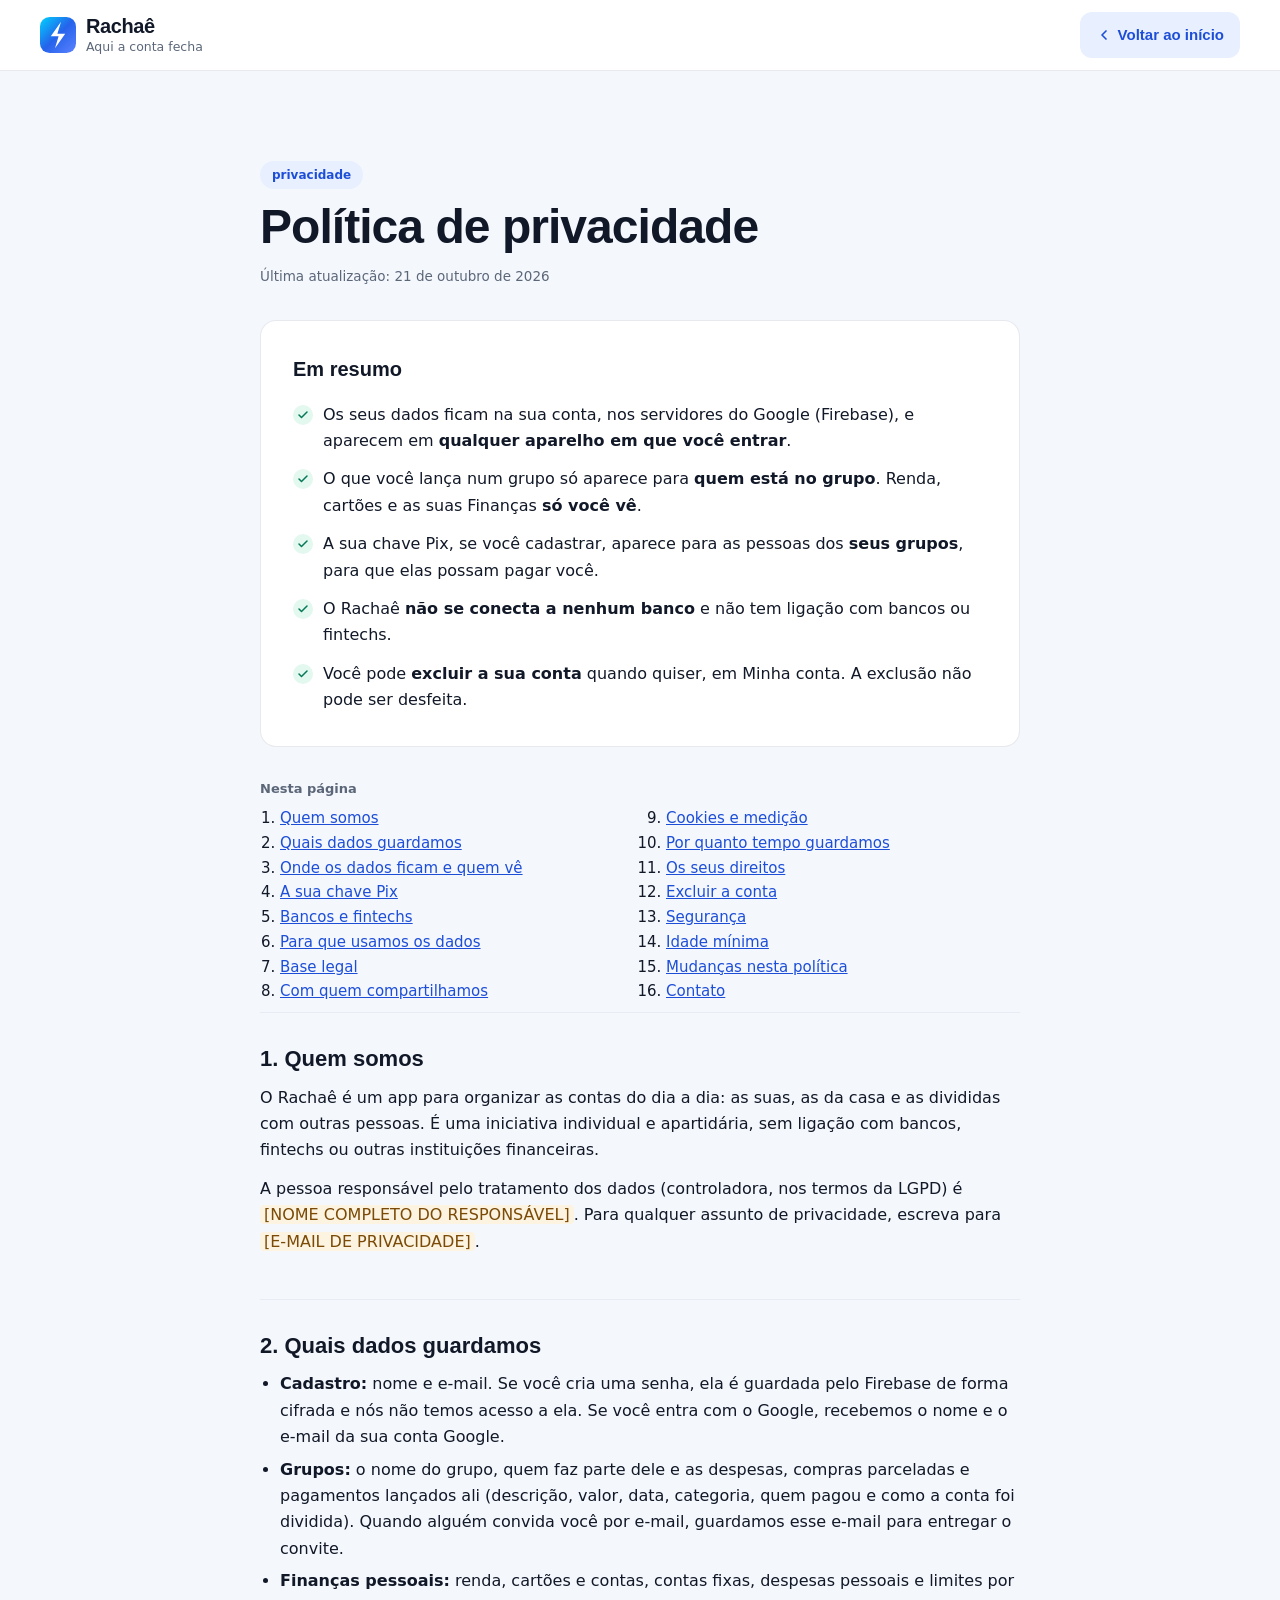
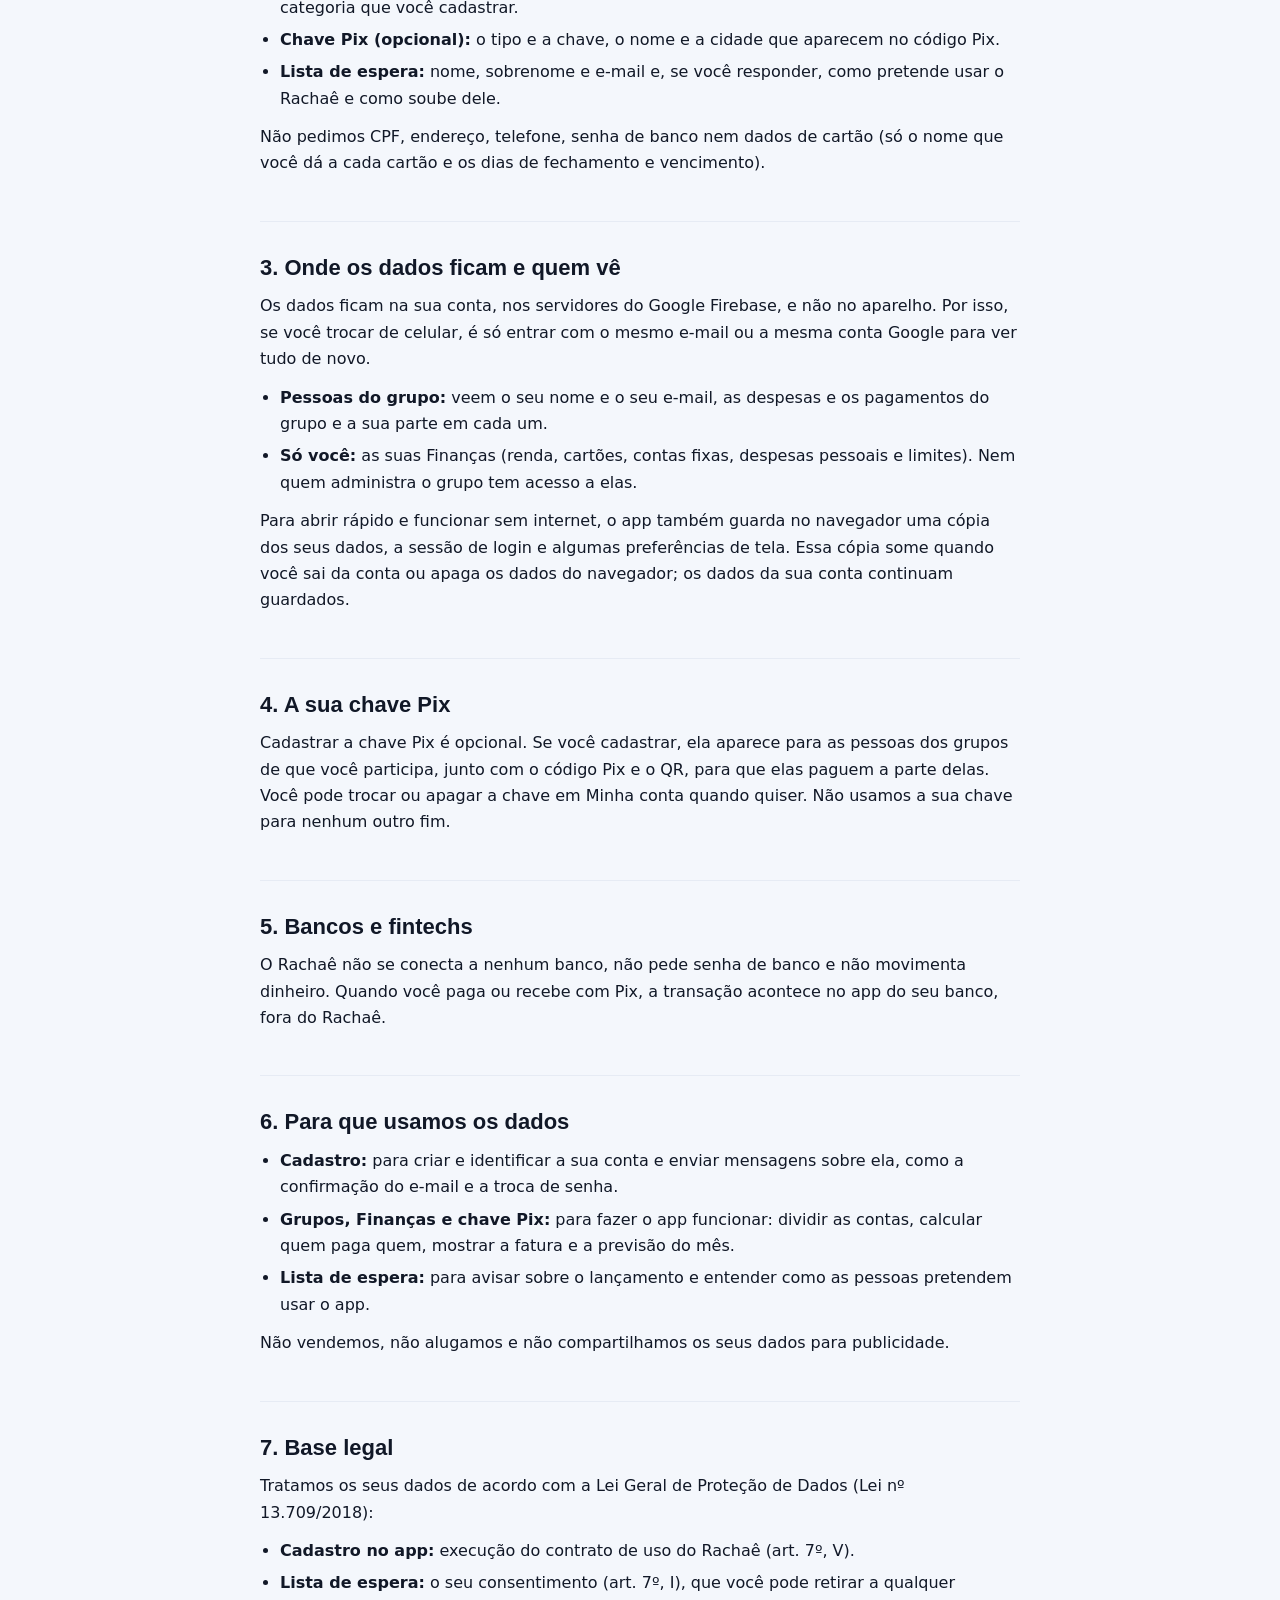
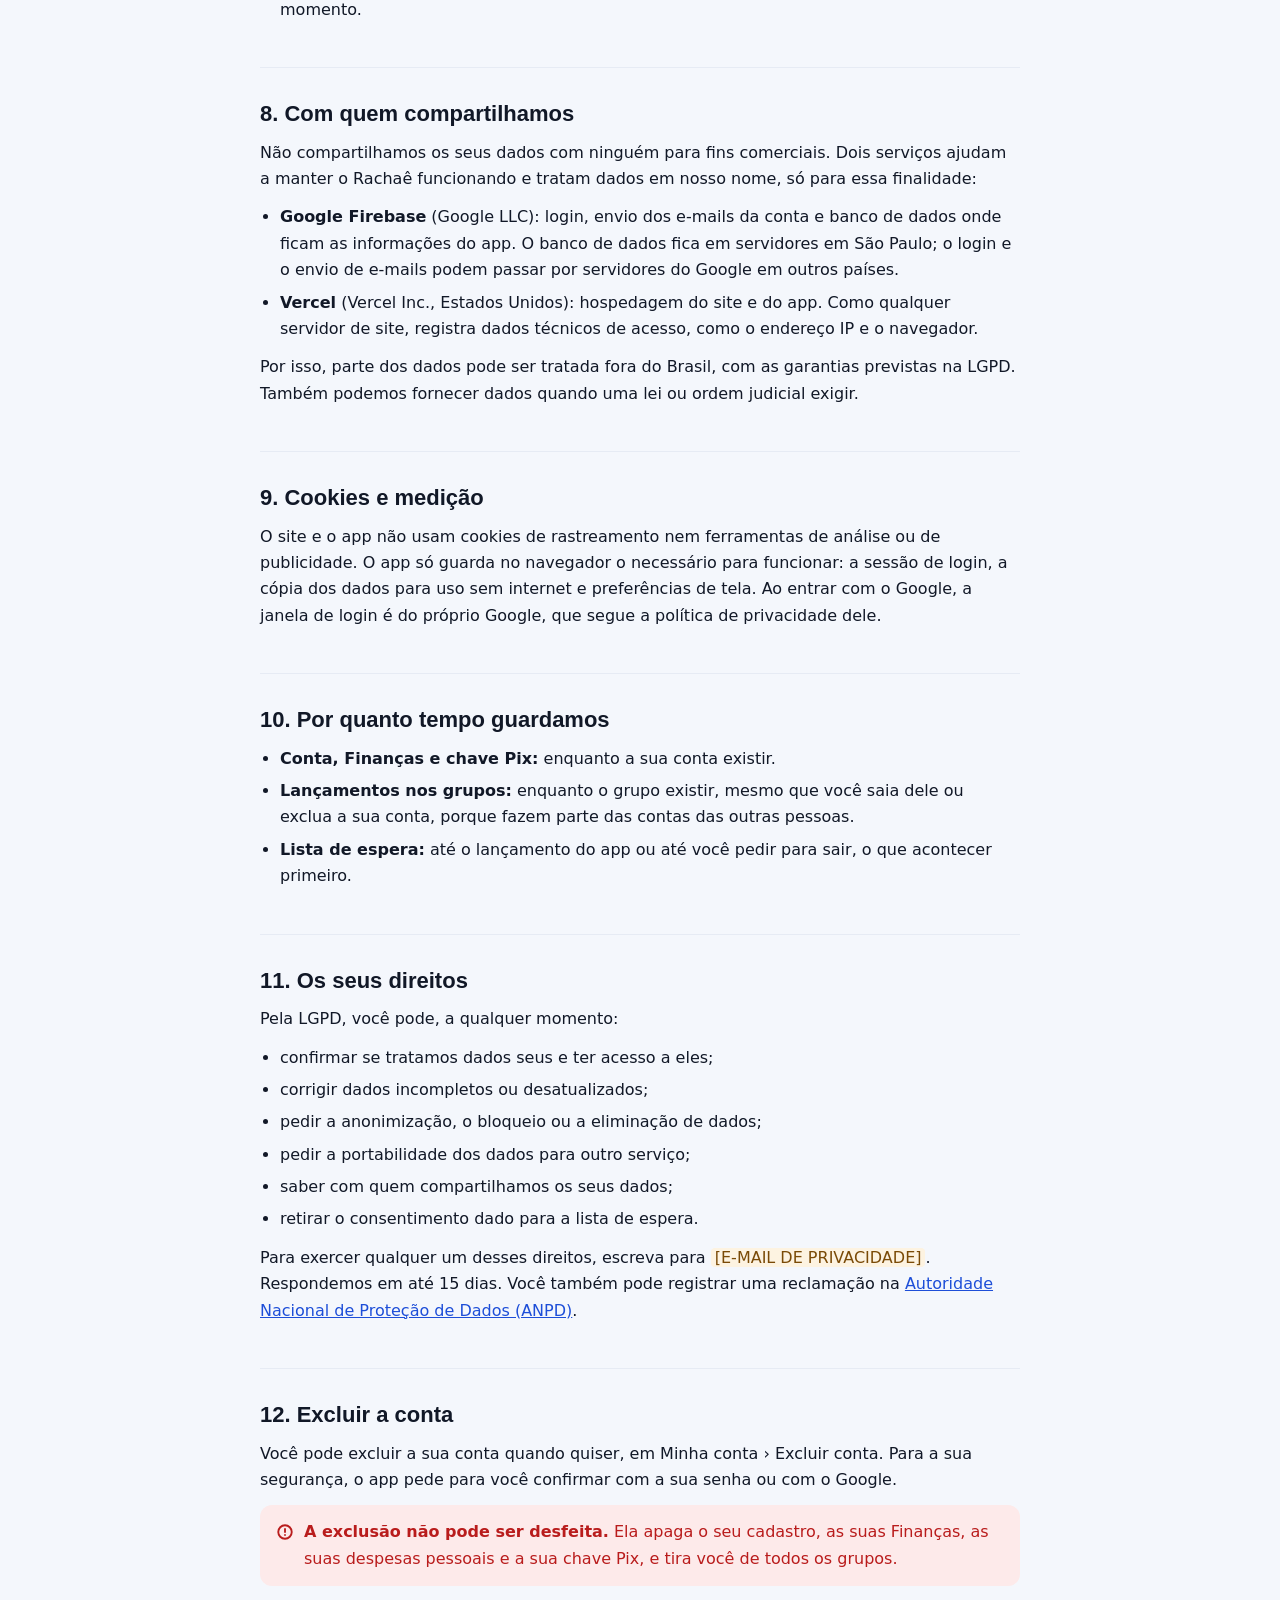
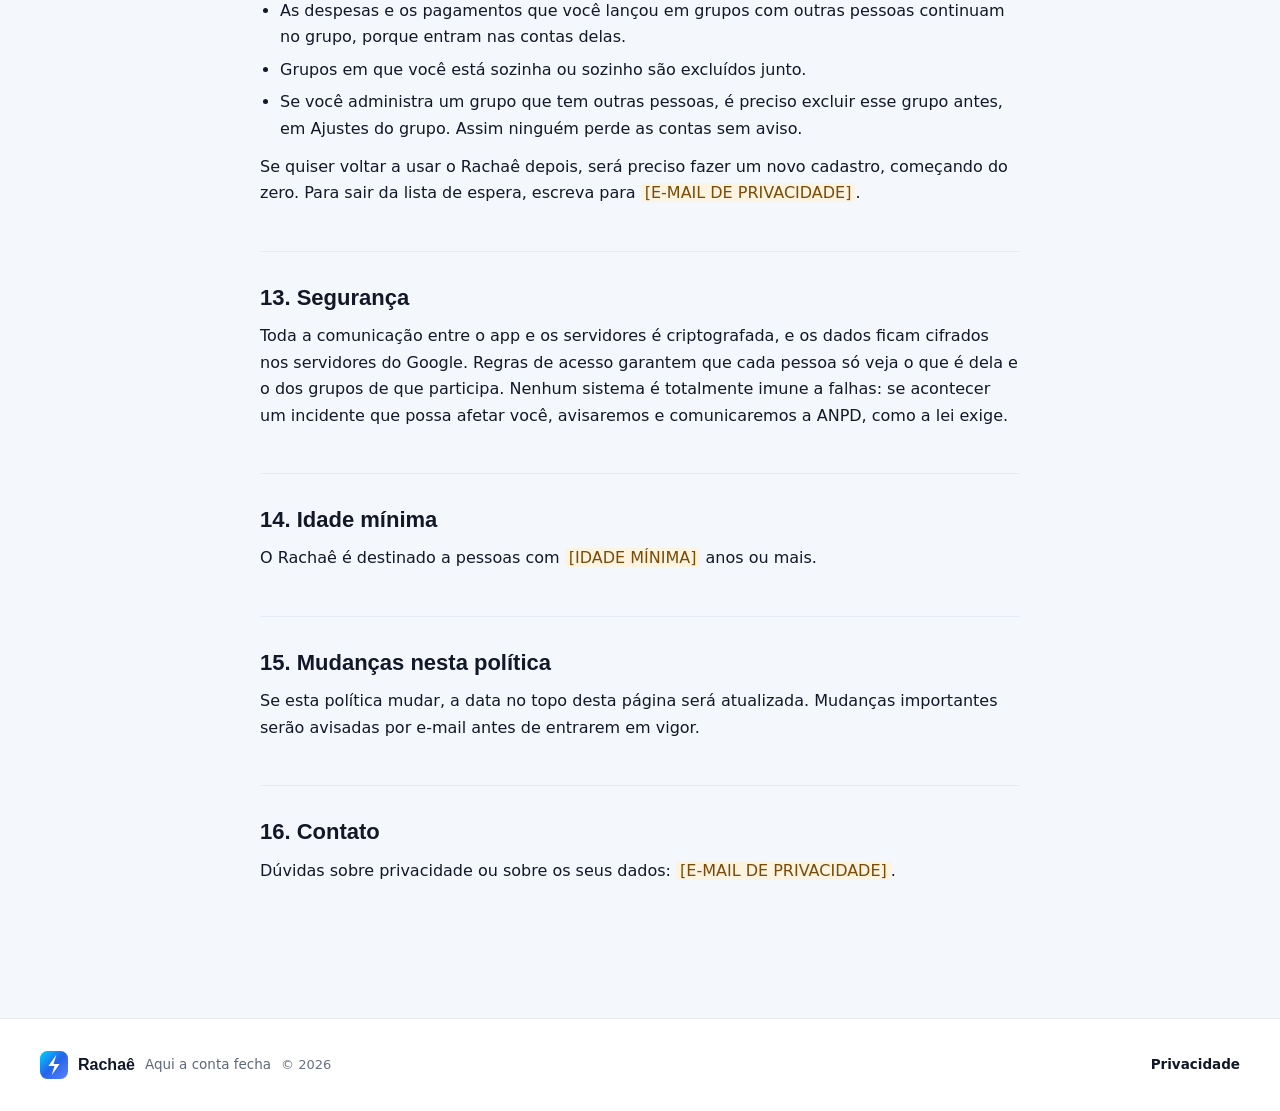
<file: public/politica-de-privacidade.html>
<!doctype html>
<html lang="pt-BR">
<head>
<meta charset="utf-8">
<meta name="viewport" content="width=device-width, initial-scale=1">
<title>Política de privacidade do Rachaê</title>
<meta http-equiv="Content-Security-Policy" content="default-src 'self'; style-src 'self' 'unsafe-inline' https://fonts.googleapis.com; font-src https://fonts.gstatic.com; img-src 'self' data:; base-uri 'none'; form-action 'none'">
<meta name="description" content="Como o Rachaê trata os seus dados: o que guardamos, quem vê cada informação e como excluir a sua conta.">
<link rel="icon" href="/icons/icon.svg" type="image/svg+xml">
<link rel="preconnect" href="https://fonts.googleapis.com">
<link rel="preconnect" href="https://fonts.gstatic.com" crossorigin="">
<link rel="stylesheet" href="https://fonts.googleapis.com/css2?family=Plus+Jakarta+Sans:wght@700;800&amp;family=Inter:wght@400;600;700&amp;display=swap">
<style>
body{margin:0;background:#f4f7fc}
a{color:#1d4ed8}a:hover{color:#2563eb}
.lp-link{color:#5b6779;text-decoration:none}
.lp-link:hover{color:#111827}
a:focus-visible{outline:2px solid #2563eb;outline-offset:2px}
h1,h2{text-wrap:balance}
.lp-skip{position:absolute;left:16px;top:-80px;z-index:10;padding:12px 16px;border-radius:12px;background:#111827;color:#ffffff;font-weight:700;text-decoration:none}
.lp-skip:focus{top:12px;color:#ffffff}
@media (max-width: 399px){.lp-tagline{display:none}}
.pp-body h2{margin:0 0 12px;font-family:'Plus Jakarta Sans',Inter,sans-serif;font-weight:700;font-size:22px;line-height:1.25;color:#111827;scroll-margin-top:24px}
.pp-body p{margin:0 0 12px}
.pp-body ul{margin:0 0 12px;padding-left:20px}
.pp-body li{margin-bottom:6px}
.pp-body section{padding:32px 0;border-top:1px solid #e6ebf4}
.pp-ph{background:#fdf3e1;color:#7a4a06;border-radius:4px;padding:0 4px}
@media (prefers-reduced-motion: reduce){*{transition:none !important;animation:none !important}}
</style>
</head>
<body>
<div style="font-family: Inter, system-ui, -apple-system, 'Segoe UI', Roboto, sans-serif; color: #111827; background: #f4f7fc; font-size: 16px; line-height: 1.65">
  <a class="lp-skip" href="#conteudo">Pular para o conteúdo</a>

  <!-- Topo -->
  <header style="background: #ffffff; border-bottom: 1px solid rgba(20,40,80,0.10)">
    <nav aria-label="Principal" style="max-width: 1200px; margin: 0 auto; padding: 12px clamp(16px, 4vw, 32px); display: flex; align-items: center; justify-content: space-between; gap: 16px">
      <a href="/" style="display: flex; align-items: center; gap: 10px; text-decoration: none; color: #111827; min-height: 44px">
        <svg aria-hidden="true" width="36" height="36" viewBox="10 10 60 60" style="flex: none; display: block"><defs><linearGradient id="pp-grad-nav" x1="0%" y1="0%" x2="100%" y2="100%"><stop offset="0%" stop-color="#00D2FF"></stop><stop offset="50%" stop-color="#2563EB"></stop><stop offset="100%" stop-color="#5C82FF"></stop></linearGradient></defs><rect x="10" y="10" width="60" height="60" rx="16" fill="url(#pp-grad-nav)"></rect><path d="M45 18 L28 42 L41 42 L35 62 L52 38 L39 38 Z" fill="#FFFFFF"></path></svg>
        <span style="display: flex; flex-direction: column; line-height: 1.15">
          <span style="font-family: 'Plus Jakarta Sans', Inter, sans-serif; font-weight: 800; font-size: 20px; letter-spacing: -0.02em">Rachaê</span>
          <span class="lp-tagline" style="margin-top: 2px; font-size: 12.5px; color: #5b6779">Aqui a conta fecha</span>
        </span>
      </a>
      <a href="/" style="display: inline-flex; align-items: center; justify-content: center; gap: 6px; min-height: 46px; padding: 0 16px; border-radius: 12px; background: #e8efff; color: #1d4ed8; text-decoration: none; font-family: 'Plus Jakarta Sans', Inter, sans-serif; font-weight: 700; font-size: 15px">
        <svg aria-hidden="true" width="16" height="16" viewBox="0 0 24 24" fill="none" stroke="currentColor" stroke-width="2.5" stroke-linecap="round" stroke-linejoin="round"><path d="m15 18-6-6 6-6"></path></svg>
        Voltar ao início
      </a>
    </nav>
  </header>

  <main id="conteudo" style="max-width: 760px; margin: 0 auto; padding: clamp(48px, 7vw, 96px) clamp(16px, 4vw, 32px)">
    <div style="display: flex; flex-direction: column; gap: 12px; margin-bottom: 32px">
      <span style="align-self: flex-start; display: inline-flex; align-items: center; min-height: 28px; padding: 0 12px; border-radius: 999px; background: #e8efff; color: #1d4ed8; font-size: 12px; font-weight: 700; line-height: 1.5">privacidade</span>
      <h1 style="margin: 0; font-family: 'Plus Jakarta Sans', Inter, sans-serif; font-weight: 800; font-size: clamp(32px, 4vw, 48px); line-height: 1.1; letter-spacing: -0.02em">Política de privacidade</h1>
      <p style="margin: 0; font-size: 13.5px; color: #5b6779">Última atualização: 21 de outubro de 2026</p>
    </div>

    <!-- Resumo -->
    <div aria-labelledby="resumo-t" role="region" style="background: #ffffff; border: 1px solid rgba(20,40,80,0.10); border-radius: 16px; padding: clamp(20px, 3vw, 32px); margin-bottom: 32px">
      <h2 id="resumo-t" style="margin: 0 0 16px; font-family: 'Plus Jakarta Sans', Inter, sans-serif; font-weight: 700; font-size: 20px">Em resumo</h2>
      <ul style="margin: 0; padding: 0; list-style: none; display: flex; flex-direction: column; gap: 12px">
        <li style="display: flex; align-items: flex-start; gap: 10px">
          <span aria-hidden="true" style="flex: none; margin-top: 3px; width: 20px; height: 20px; border-radius: 999px; background: #e3f8ef; color: #047857; display: flex; align-items: center; justify-content: center"><svg width="12" height="12" viewBox="0 0 24 24" fill="none" stroke="currentColor" stroke-width="3" stroke-linecap="round" stroke-linejoin="round"><path d="M20 6 9 17l-5-5"></path></svg></span>
          <span>Os seus dados ficam na sua conta, nos servidores do Google (Firebase), e aparecem em <strong>qualquer aparelho em que você entrar</strong>.</span>
        </li>
        <li style="display: flex; align-items: flex-start; gap: 10px">
          <span aria-hidden="true" style="flex: none; margin-top: 3px; width: 20px; height: 20px; border-radius: 999px; background: #e3f8ef; color: #047857; display: flex; align-items: center; justify-content: center"><svg width="12" height="12" viewBox="0 0 24 24" fill="none" stroke="currentColor" stroke-width="3" stroke-linecap="round" stroke-linejoin="round"><path d="M20 6 9 17l-5-5"></path></svg></span>
          <span>O que você lança num grupo só aparece para <strong>quem está no grupo</strong>. Renda, cartões e as suas Finanças <strong>só você vê</strong>.</span>
        </li>
        <li style="display: flex; align-items: flex-start; gap: 10px">
          <span aria-hidden="true" style="flex: none; margin-top: 3px; width: 20px; height: 20px; border-radius: 999px; background: #e3f8ef; color: #047857; display: flex; align-items: center; justify-content: center"><svg width="12" height="12" viewBox="0 0 24 24" fill="none" stroke="currentColor" stroke-width="3" stroke-linecap="round" stroke-linejoin="round"><path d="M20 6 9 17l-5-5"></path></svg></span>
          <span>A sua chave Pix, se você cadastrar, aparece para as pessoas dos <strong>seus grupos</strong>, para que elas possam pagar você.</span>
        </li>
        <li style="display: flex; align-items: flex-start; gap: 10px">
          <span aria-hidden="true" style="flex: none; margin-top: 3px; width: 20px; height: 20px; border-radius: 999px; background: #e3f8ef; color: #047857; display: flex; align-items: center; justify-content: center"><svg width="12" height="12" viewBox="0 0 24 24" fill="none" stroke="currentColor" stroke-width="3" stroke-linecap="round" stroke-linejoin="round"><path d="M20 6 9 17l-5-5"></path></svg></span>
          <span>O Rachaê <strong>não se conecta a nenhum banco</strong> e não tem ligação com bancos ou fintechs.</span>
        </li>
        <li style="display: flex; align-items: flex-start; gap: 10px">
          <span aria-hidden="true" style="flex: none; margin-top: 3px; width: 20px; height: 20px; border-radius: 999px; background: #e3f8ef; color: #047857; display: flex; align-items: center; justify-content: center"><svg width="12" height="12" viewBox="0 0 24 24" fill="none" stroke="currentColor" stroke-width="3" stroke-linecap="round" stroke-linejoin="round"><path d="M20 6 9 17l-5-5"></path></svg></span>
          <span>Você pode <strong>excluir a sua conta</strong> quando quiser, em Minha conta. A exclusão não pode ser desfeita.</span>
        </li>
      </ul>
    </div>

    <!-- Sumário -->
    <nav aria-labelledby="sumario-t" style="margin-bottom: 8px">
      <h2 id="sumario-t" style="margin: 0 0 8px; font-size: 13px; font-weight: 700; color: #5b6779; line-height: 1.5">Nesta página</h2>
      <ol style="margin: 0; padding-left: 20px; columns: 2 240px; column-gap: 32px; font-size: 15px">
        <li><a href="#quem-somos">Quem somos</a></li>
        <li><a href="#dados">Quais dados guardamos</a></li>
        <li><a href="#onde">Onde os dados ficam e quem vê</a></li>
        <li><a href="#pix">A sua chave Pix</a></li>
        <li><a href="#bancos">Bancos e fintechs</a></li>
        <li><a href="#uso">Para que usamos os dados</a></li>
        <li><a href="#base-legal">Base legal</a></li>
        <li><a href="#compartilhamento">Com quem compartilhamos</a></li>
        <li><a href="#cookies">Cookies e medição</a></li>
        <li><a href="#prazo">Por quanto tempo guardamos</a></li>
        <li><a href="#direitos">Os seus direitos</a></li>
        <li><a href="#exclusao">Excluir a conta</a></li>
        <li><a href="#seguranca">Segurança</a></li>
        <li><a href="#idade">Idade mínima</a></li>
        <li><a href="#mudancas">Mudanças nesta política</a></li>
        <li><a href="#contato">Contato</a></li>
      </ol>
    </nav>

    <div class="pp-body">
      <section id="quem-somos">
        <h2>1. Quem somos</h2>
        <p>O Rachaê é um app para organizar as contas do dia a dia: as suas, as da casa e as divididas com outras pessoas. É uma iniciativa individual e apartidária, sem ligação com bancos, fintechs ou outras instituições financeiras.</p>
        <p>A pessoa responsável pelo tratamento dos dados (controladora, nos termos da LGPD) é <span class="pp-ph">[NOME COMPLETO DO RESPONSÁVEL]</span>. Para qualquer assunto de privacidade, escreva para <span class="pp-ph">[E-MAIL DE PRIVACIDADE]</span>.</p>
      </section>

      <section id="dados">
        <h2>2. Quais dados guardamos</h2>
        <ul>
          <li><strong>Cadastro:</strong> nome e e-mail. Se você cria uma senha, ela é guardada pelo Firebase de forma cifrada e nós não temos acesso a ela. Se você entra com o Google, recebemos o nome e o e-mail da sua conta Google.</li>
          <li><strong>Grupos:</strong> o nome do grupo, quem faz parte dele e as despesas, compras parceladas e pagamentos lançados ali (descrição, valor, data, categoria, quem pagou e como a conta foi dividida). Quando alguém convida você por e-mail, guardamos esse e-mail para entregar o convite.</li>
          <li><strong>Finanças pessoais:</strong> renda, cartões e contas, contas fixas, despesas pessoais e limites por categoria que você cadastrar.</li>
          <li><strong>Chave Pix (opcional):</strong> o tipo e a chave, o nome e a cidade que aparecem no código Pix.</li>
          <li><strong>Lista de espera:</strong> nome, sobrenome e e-mail e, se você responder, como pretende usar o Rachaê e como soube dele.</li>
        </ul>
        <p>Não pedimos CPF, endereço, telefone, senha de banco nem dados de cartão (só o nome que você dá a cada cartão e os dias de fechamento e vencimento).</p>
      </section>

      <section id="onde">
        <h2>3. Onde os dados ficam e quem vê</h2>
        <p>Os dados ficam na sua conta, nos servidores do Google Firebase, e não no aparelho. Por isso, se você trocar de celular, é só entrar com o mesmo e-mail ou a mesma conta Google para ver tudo de novo.</p>
        <ul>
          <li><strong>Pessoas do grupo:</strong> veem o seu nome e o seu e-mail, as despesas e os pagamentos do grupo e a sua parte em cada um.</li>
          <li><strong>Só você:</strong> as suas Finanças (renda, cartões, contas fixas, despesas pessoais e limites). Nem quem administra o grupo tem acesso a elas.</li>
        </ul>
        <p>Para abrir rápido e funcionar sem internet, o app também guarda no navegador uma cópia dos seus dados, a sessão de login e algumas preferências de tela. Essa cópia some quando você sai da conta ou apaga os dados do navegador; os dados da sua conta continuam guardados.</p>
      </section>

      <section id="pix">
        <h2>4. A sua chave Pix</h2>
        <p>Cadastrar a chave Pix é opcional. Se você cadastrar, ela aparece para as pessoas dos grupos de que você participa, junto com o código Pix e o QR, para que elas paguem a parte delas. Você pode trocar ou apagar a chave em Minha conta quando quiser. Não usamos a sua chave para nenhum outro fim.</p>
      </section>

      <section id="bancos">
        <h2>5. Bancos e fintechs</h2>
        <p>O Rachaê não se conecta a nenhum banco, não pede senha de banco e não movimenta dinheiro. Quando você paga ou recebe com Pix, a transação acontece no app do seu banco, fora do Rachaê.</p>
      </section>

      <section id="uso">
        <h2>6. Para que usamos os dados</h2>
        <ul>
          <li><strong>Cadastro:</strong> para criar e identificar a sua conta e enviar mensagens sobre ela, como a confirmação do e-mail e a troca de senha.</li>
          <li><strong>Grupos, Finanças e chave Pix:</strong> para fazer o app funcionar: dividir as contas, calcular quem paga quem, mostrar a fatura e a previsão do mês.</li>
          <li><strong>Lista de espera:</strong> para avisar sobre o lançamento e entender como as pessoas pretendem usar o app.</li>
        </ul>
        <p>Não vendemos, não alugamos e não compartilhamos os seus dados para publicidade.</p>
      </section>

      <section id="base-legal">
        <h2>7. Base legal</h2>
        <p>Tratamos os seus dados de acordo com a Lei Geral de Proteção de Dados (Lei nº 13.709/2018):</p>
        <ul>
          <li><strong>Cadastro no app:</strong> execução do contrato de uso do Rachaê (art. 7º, V).</li>
          <li><strong>Lista de espera:</strong> o seu consentimento (art. 7º, I), que você pode retirar a qualquer momento.</li>
        </ul>
      </section>

      <section id="compartilhamento">
        <h2>8. Com quem compartilhamos</h2>
        <p>Não compartilhamos os seus dados com ninguém para fins comerciais. Dois serviços ajudam a manter o Rachaê funcionando e tratam dados em nosso nome, só para essa finalidade:</p>
        <ul>
          <li><strong>Google Firebase</strong> (Google LLC): login, envio dos e-mails da conta e banco de dados onde ficam as informações do app. O banco de dados fica em servidores em São Paulo; o login e o envio de e-mails podem passar por servidores do Google em outros países.</li>
          <li><strong>Vercel</strong> (Vercel Inc., Estados Unidos): hospedagem do site e do app. Como qualquer servidor de site, registra dados técnicos de acesso, como o endereço IP e o navegador.</li>
        </ul>
        <p>Por isso, parte dos dados pode ser tratada fora do Brasil, com as garantias previstas na LGPD. Também podemos fornecer dados quando uma lei ou ordem judicial exigir.</p>
      </section>

      <section id="cookies">
        <h2>9. Cookies e medição</h2>
        <p>O site e o app não usam cookies de rastreamento nem ferramentas de análise ou de publicidade. O app só guarda no navegador o necessário para funcionar: a sessão de login, a cópia dos dados para uso sem internet e preferências de tela. Ao entrar com o Google, a janela de login é do próprio Google, que segue a política de privacidade dele.</p>
      </section>

      <section id="prazo">
        <h2>10. Por quanto tempo guardamos</h2>
        <ul>
          <li><strong>Conta, Finanças e chave Pix:</strong> enquanto a sua conta existir.</li>
          <li><strong>Lançamentos nos grupos:</strong> enquanto o grupo existir, mesmo que você saia dele ou exclua a sua conta, porque fazem parte das contas das outras pessoas.</li>
          <li><strong>Lista de espera:</strong> até o lançamento do app ou até você pedir para sair, o que acontecer primeiro.</li>
        </ul>
      </section>

      <section id="direitos">
        <h2>11. Os seus direitos</h2>
        <p>Pela LGPD, você pode, a qualquer momento:</p>
        <ul>
          <li>confirmar se tratamos dados seus e ter acesso a eles;</li>
          <li>corrigir dados incompletos ou desatualizados;</li>
          <li>pedir a anonimização, o bloqueio ou a eliminação de dados;</li>
          <li>pedir a portabilidade dos dados para outro serviço;</li>
          <li>saber com quem compartilhamos os seus dados;</li>
          <li>retirar o consentimento dado para a lista de espera.</li>
        </ul>
        <p>Para exercer qualquer um desses direitos, escreva para <span class="pp-ph">[E-MAIL DE PRIVACIDADE]</span>. Respondemos em até 15 dias. Você também pode registrar uma reclamação na <a href="https://www.gov.br/anpd">Autoridade Nacional de Proteção de Dados (ANPD)</a>.</p>
      </section>

      <section id="exclusao">
        <h2>12. Excluir a conta</h2>
        <p>Você pode excluir a sua conta quando quiser, em Minha conta › Excluir conta. Para a sua segurança, o app pede para você confirmar com a sua senha ou com o Google.</p>
        <div style="background: #fdeaea; border-radius: 12px; padding: 14px 16px; margin: 0 0 12px; display: flex; gap: 10px; align-items: flex-start">
          <svg aria-hidden="true" width="18" height="18" viewBox="0 0 24 24" fill="none" stroke="#b91c1c" stroke-width="2.5" stroke-linecap="round" stroke-linejoin="round" style="flex: none; margin-top: 4px"><circle cx="12" cy="12" r="9"></circle><path d="M12 8v4"></path><path d="M12 16h.01"></path></svg>
          <p style="margin: 0; color: #b91c1c"><strong>A exclusão não pode ser desfeita.</strong> Ela apaga o seu cadastro, as suas Finanças, as suas despesas pessoais e a sua chave Pix, e tira você de todos os grupos.</p>
        </div>
        <ul>
          <li>As despesas e os pagamentos que você lançou em grupos com outras pessoas continuam no grupo, porque entram nas contas delas.</li>
          <li>Grupos em que você está sozinha ou sozinho são excluídos junto.</li>
          <li>Se você administra um grupo que tem outras pessoas, é preciso excluir esse grupo antes, em Ajustes do grupo. Assim ninguém perde as contas sem aviso.</li>
        </ul>
        <p>Se quiser voltar a usar o Rachaê depois, será preciso fazer um novo cadastro, começando do zero. Para sair da lista de espera, escreva para <span class="pp-ph">[E-MAIL DE PRIVACIDADE]</span>.</p>
      </section>

      <section id="seguranca">
        <h2>13. Segurança</h2>
        <p>Toda a comunicação entre o app e os servidores é criptografada, e os dados ficam cifrados nos servidores do Google. Regras de acesso garantem que cada pessoa só veja o que é dela e o dos grupos de que participa. Nenhum sistema é totalmente imune a falhas: se acontecer um incidente que possa afetar você, avisaremos e comunicaremos a ANPD, como a lei exige.</p>
      </section>

      <section id="idade">
        <h2>14. Idade mínima</h2>
        <p>O Rachaê é destinado a pessoas com <span class="pp-ph">[IDADE MÍNIMA]</span> anos ou mais.</p>
      </section>

      <section id="mudancas">
        <h2>15. Mudanças nesta política</h2>
        <p>Se esta política mudar, a data no topo desta página será atualizada. Mudanças importantes serão avisadas por e-mail antes de entrarem em vigor.</p>
      </section>

      <section id="contato">
        <h2>16. Contato</h2>
        <p>Dúvidas sobre privacidade ou sobre os seus dados: <span class="pp-ph">[E-MAIL DE PRIVACIDADE]</span>.</p>
      </section>
    </div>
  </main>

  <!-- Rodapé -->
  <footer style="background: #ffffff; border-top: 1px solid rgba(20,40,80,0.10)">
    <div style="max-width: 1200px; margin: 0 auto; padding: 24px clamp(16px, 4vw, 32px); display: flex; flex-wrap: wrap; align-items: center; justify-content: space-between; gap: 16px; line-height: 1.5">
      <div style="display: flex; flex-wrap: wrap; align-items: center; gap: 4px 10px">
        <svg aria-hidden="true" width="28" height="28" viewBox="10 10 60 60" style="flex: none; display: block"><defs><linearGradient id="pp-grad-foot" x1="0%" y1="0%" x2="100%" y2="100%"><stop offset="0%" stop-color="#00D2FF"></stop><stop offset="50%" stop-color="#2563EB"></stop><stop offset="100%" stop-color="#5C82FF"></stop></linearGradient></defs><rect x="10" y="10" width="60" height="60" rx="16" fill="url(#pp-grad-foot)"></rect><path d="M45 18 L28 42 L41 42 L35 62 L52 38 L39 38 Z" fill="#FFFFFF"></path></svg>
        <span style="font-family: 'Plus Jakarta Sans', Inter, sans-serif; font-weight: 800; font-size: 16px">Rachaê</span>
        <span style="color: #5b6779; font-size: 13.5px">Aqui a conta fecha</span>
        <span style="color: #687282; font-size: 13px">© 2026</span>
      </div>
      <div style="display: flex; flex-wrap: wrap; gap: 8px 24px; font-size: 13.5px">
        <!-- <a class="lp-link" href="[TERMOS DE USO]" style="display: inline-flex; align-items: center; min-height: 44px">Termos de uso</a> (sem página ainda) -->
        <a class="lp-link" href="/politica-de-privacidade" aria-current="page" style="display: inline-flex; align-items: center; min-height: 44px; color: #111827; font-weight: 700">Privacidade</a>
        <!-- <a class="lp-link" href="[CONTATO]" style="display: inline-flex; align-items: center; min-height: 44px">Contato</a> (sem página ainda) -->
      </div>
    </div>
  </footer>
</div>
</body>
</html>
</file>
